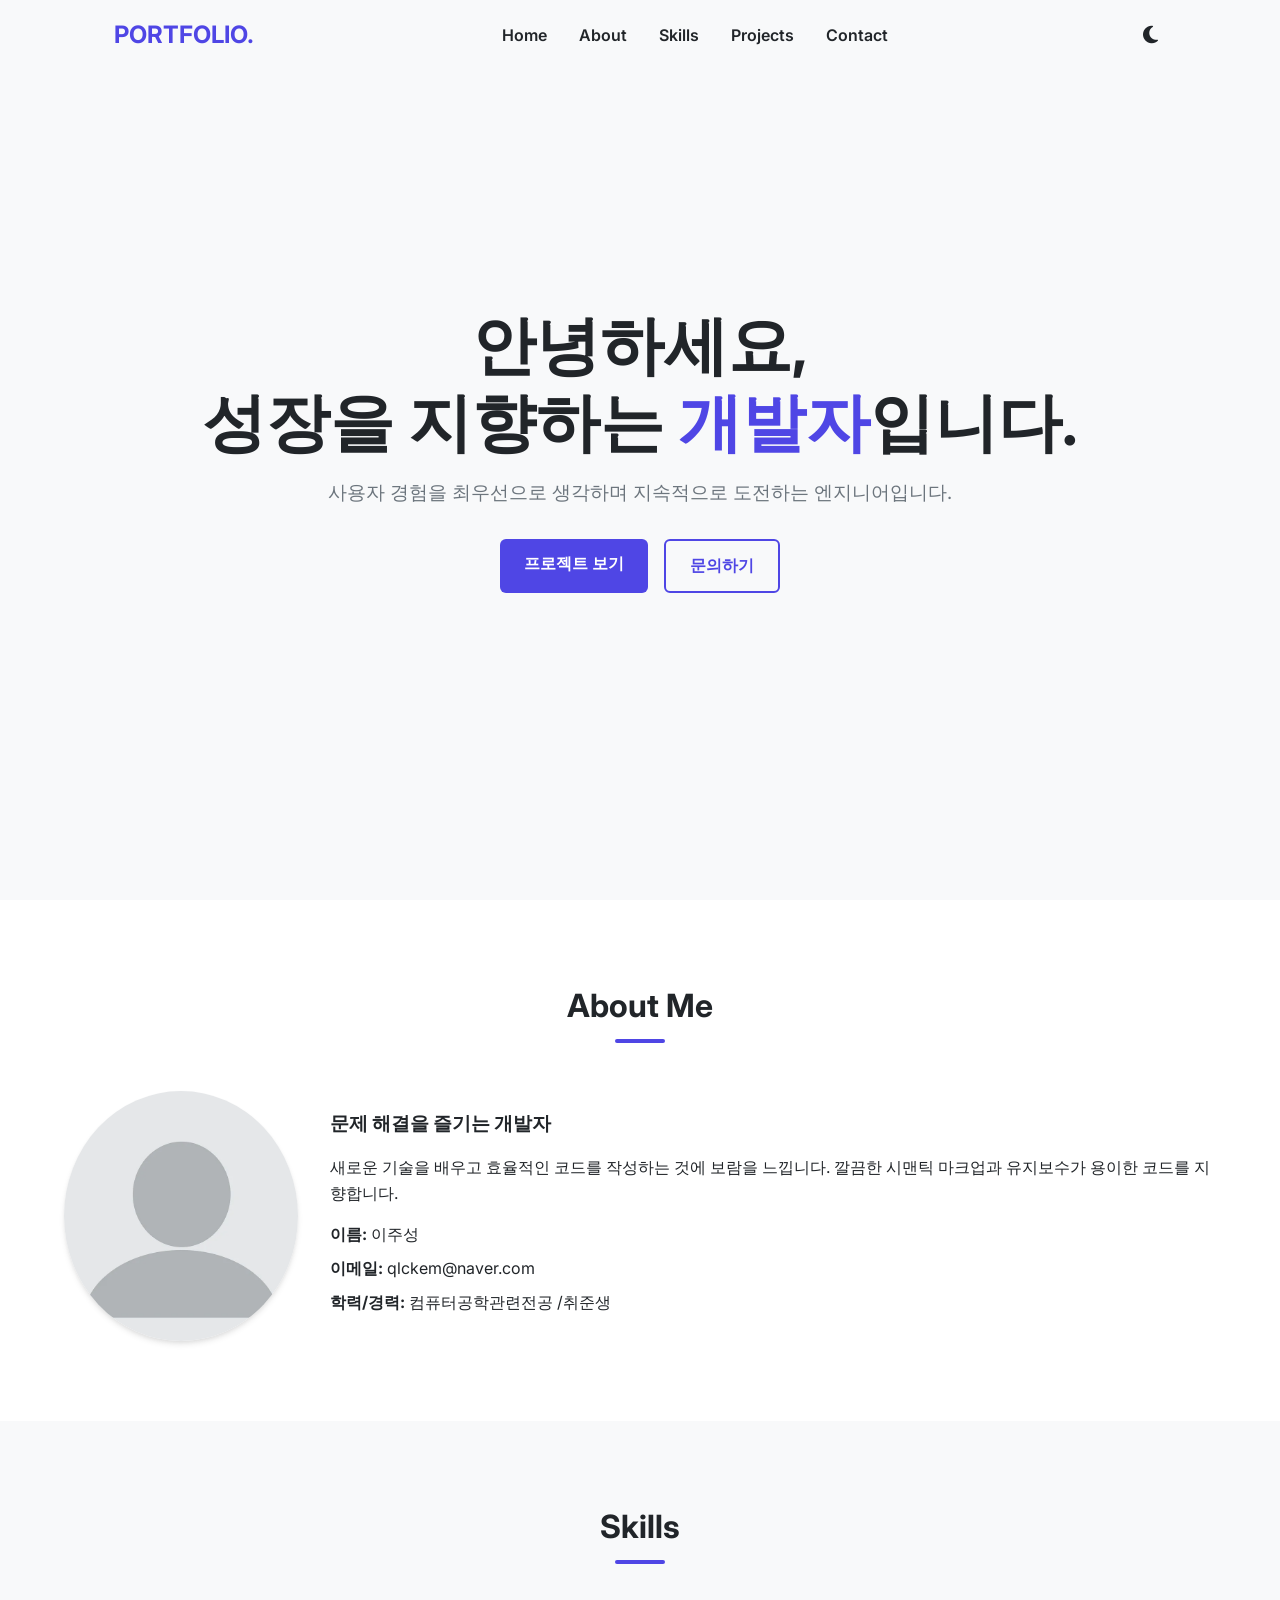
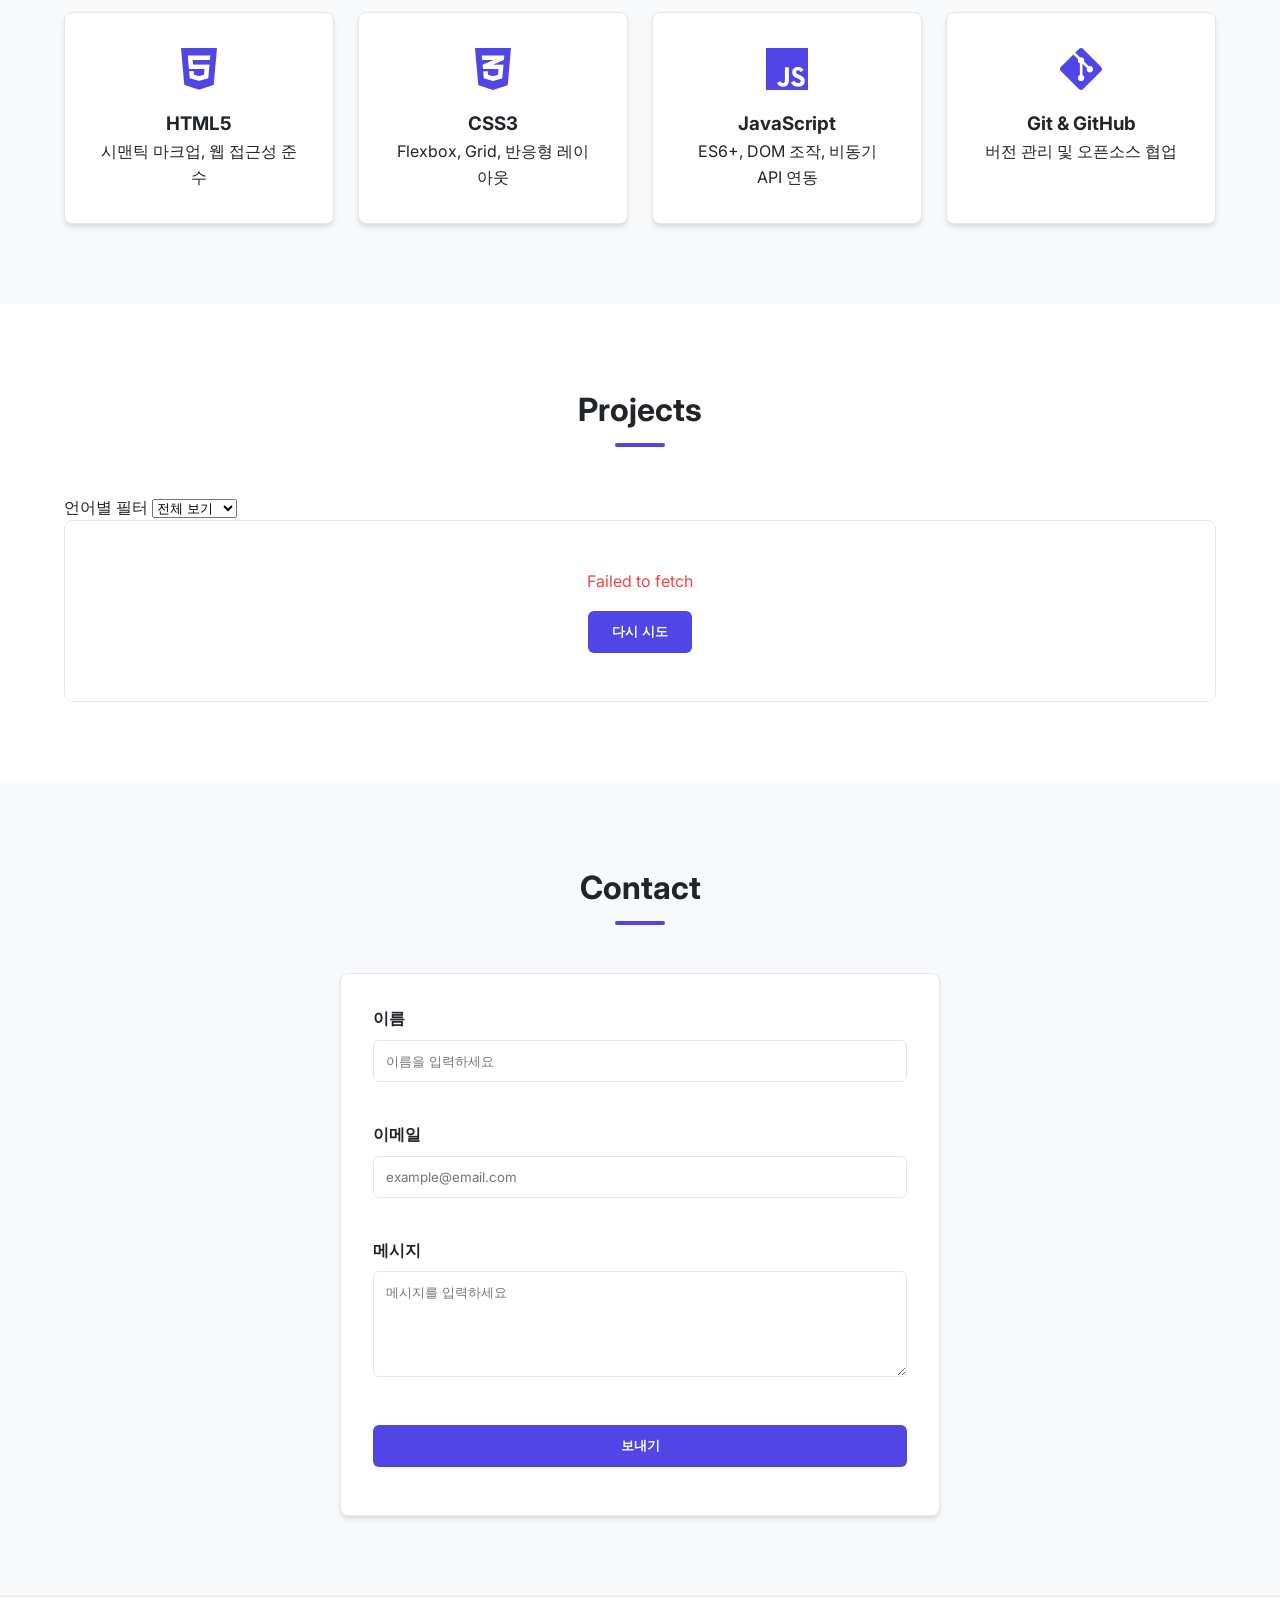
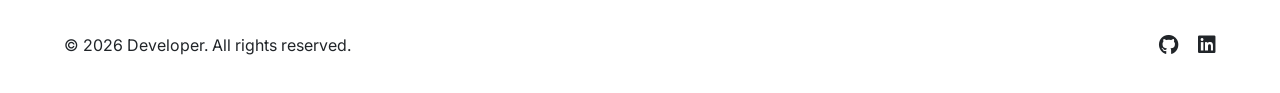
<file: B4-1-task/index.html>
<!DOCTYPE html>
<html lang="ko" data-theme="light">
<head>
  <meta charset="UTF-8">
  <meta name="viewport" content="width=device-width, initial-scale=1.0">
  <title>Developer Portfolio</title>
  <!-- Google Fonts & Font Awesome -->
  <link rel="preconnect" href="https://fonts.googleapis.com">
  <link rel="preconnect" href="https://fonts.gstatic.com" crossorigin>
  <link href="https://fonts.googleapis.com/css2?family=Inter:wght@300;400;600;700&display=swap" rel="stylesheet">
  <link rel="stylesheet" href="https://cdnjs.cloudflare.com/ajax/libs/font-awesome/6.4.0/css/all.min.css">
  
  <link rel="stylesheet" href="css/style.css">
  <script defer src="js/app.js"></script>
</head>
<body>
  <!-- Header / Navigation -->
  <header id="header">
    <div class="nav-container">
      <a href="#" class="logo">PORTFOLIO.</a>
      <nav id="nav-menu">
        <ul class="nav-list">
          <li><a href="#hero" class="nav-link">Home</a></li>
          <li><a href="#about" class="nav-link">About</a></li>
          <li><a href="#skills" class="nav-link">Skills</a></li>
          <li><a href="#projects" class="nav-link">Projects</a></li>
          <li><a href="#contact" class="nav-link">Contact</a></li>
        </ul>
      </nav>
      <div class="nav-actions">
        <button id="theme-toggle" aria-label="다크 모드 토글">
          <i class="fa-solid fa-moon"></i>
        </button>
        <button id="hamburger" aria-label="메뉴 열기/닫기">
          <i class="fa-solid fa-bars"></i>
        </button>
      </div>
    </div>
  </header>

  <main>
    <!-- Hero Section -->
    <section id="hero" class="hero-section">
      <div class="container hero-content animate-on-scroll">
        <h1>안녕하세요,<br>성장을 지향하는 <span class="highlight">개발자</span>입니다.</h1>
        <p>사용자 경험을 최우선으로 생각하며 지속적으로 도전하는 엔지니어입니다.</p>
        <div class="hero-buttons">
          <a href="#projects" class="btn btn-primary">프로젝트 보기</a>
          <a href="#contact" class="btn btn-secondary">문의하기</a>
        </div>
      </div>
    </section>

    <!-- About Section -->
    <section id="about" class="about-section">
      <div class="container animate-on-scroll">
        <h2 class="section-title">About Me</h2>
        <div class="about-grid">
          <div class="about-image">
           <img src="./images/profile.jpg" alt="프로필 이미지" id="profile-img">
          </div>
          <div class="about-text">
            <h3>문제 해결을 즐기는 개발자</h3>
            <p>새로운 기술을 배우고 효율적인 코드를 작성하는 것에 보람을 느낍니다. 깔끔한 시맨틱 마크업과 유지보수가 용이한 코드를 지향합니다.</p>
            <ul class="about-info">
              <li><strong>이름:</strong> 이주성</li>
              <li><strong>이메일:</strong> qlckem@naver.com</li>
              <li><strong>학력/경력:</strong> 컴퓨터공학관련전공 /취준생</li>
            </ul>
          </div>
        </div>
      </div>
    </section>

    <!-- Skills Section -->
    <section id="skills" class="skills-section">
      <div class="container animate-on-scroll">
        <h2 class="section-title">Skills</h2>
        <div class="skills-grid">
          <div class="skill-card">
            <i class="fa-brands fa-html5 skill-icon"></i>
            <h3>HTML5</h3>
            <p>시맨틱 마크업, 웹 접근성 준수</p>
          </div>
          <div class="skill-card">
            <i class="fa-brands fa-css3-alt skill-icon"></i>
            <h3>CSS3</h3>
            <p>Flexbox, Grid, 반응형 레이아웃</p>
          </div>
          <div class="skill-card">
            <i class="fa-brands fa-js skill-icon"></i>
            <h3>JavaScript</h3>
            <p>ES6+, DOM 조작, 비동기 API 연동</p>
          </div>
          <div class="skill-card">
            <i class="fa-brands fa-git-alt skill-icon"></i>
            <h3>Git & GitHub</h3>
            <p>버전 관리 및 오픈소스 협업</p>
          </div>
        </div>
      </div>
    </section>

    <!-- Projects Section -->
    <section id="projects" class="projects-section">
      <div class="container animate-on-scroll">
        <h2 class="section-title">Projects</h2>
        <!-- 언어 필터 드롭다운 UI  -->
        <div class="filter-container">
          <label for="language-filter" class="filter-label">언어별 필터</label>
          <select id="language-filter" class="filter-select">
            <option value="all">전체 보기</option>
            <option value="JavaScript">JavaScript</option>
            <option value="TypeScript">TypeScript</option>
            <option value="HTML">HTML</option>
            <option value="CSS">CSS</option>
            <option value="Python">Python</option>
          </select>
        </div>
        <div id="projects-container">
          <!-- JS에서 동적으로 로딩/성공/에러/빈 상태를 렌더링합니다 -->
        </div>
      </div>
    </section>

    <!-- Contact Section -->
    <section id="contact" class="contact-section">
      <div class="container animate-on-scroll">
        <h2 class="section-title">Contact</h2>
        <form id="contact-form" novalidate>
          <div class="form-group">
            <label for="name">이름</label>
            <input type="text" id="name" name="name" placeholder="이름을 입력하세요">
            <span class="error-message" id="name-error"></span>
          </div>
          <div class="form-group">
            <label for="email">이메일</label>
            <input type="email" id="email" name="email" placeholder="example@email.com">
            <span class="error-message" id="email-error"></span>
          </div>
          <div class="form-group">
            <label for="message">메시지</label>
            <textarea id="message" name="message" rows="5" placeholder="메시지를 입력하세요"></textarea>
            <span class="error-message" id="message-error"></span>
          </div>
          <button type="submit" class="btn btn-primary btn-block">보내기</button>
          <div id="form-success" class="success-message"></div>
        </form>
      </div>
    </section>
  </main>

  <!-- Footer -->
  <footer>
    <div class="container footer-content">
      <p>&copy; 2026 Developer. All rights reserved.</p>
      <div class="social-links">
        <a href="https://github.com" target="_blank" rel="noopener noreferrer" aria-label="GitHub"><i class="fa-brands fa-github"></i></a>
        <a href="https://linkedin.com" target="_blank" rel="noopener noreferrer" aria-label="LinkedIn"><i class="fa-brands fa-linkedin"></i></a>
      </div>
    </div>
  </footer>

  <!-- Scroll To Top Button -->
  <button id="scroll-top" aria-label="페이지 맨 위로 이동">
    <i class="fa-solid fa-arrow-up"></i>
  </button>
</body>
</html>
</file>
<file: B4-1-task/css/style.css>
/* ==========================================================================
   1. CSS 변수 정의 (Design System)
   ========================================================================== */
:root {
  --bg-color: #ffffff;
  --bg-secondary: #f8f9fa;
  --card-bg: #ffffff;
  --text-color: #212529;
  --text-muted: #6c757d;
  --primary-color: #4f46e5;
  --primary-hover: #4338ca;
  --border-color: #e5e7eb;
  --error-color: #ef4444;
  --success-color: #10b981;
  --shadow: 0 4px 6px -1px rgba(0, 0, 0, 0.1), 0 2px 4px -1px rgba(0, 0, 0, 0.06);
  --transition: all 0.3s ease;
  --font-family: 'Inter', sans-serif;
}

[data-theme="dark"] {
  --bg-color: #0f172a;
  --bg-secondary: #1e293b;
  --card-bg: #1e293b;
  --text-color: #f8fafc;
  --text-muted: #94a3b8;
  --border-color: #334155;
  --shadow: 0 4px 6px -1px rgba(0, 0, 0, 0.5);
}

/* ==========================================================================
   2. 리셋 & 기본 스타일
   ========================================================================== */
* {
  margin: 0;
  padding: 0;
  box-sizing: border-box;
}

html {
  scroll-behavior: smooth;
}

body {
  font-family: var(--font-family);
  background-color: var(--bg-color);
  color: var(--text-color);
  line-height: 1.6;
  transition: background-color 0.3s ease, color 0.3s ease;
}

a {
  color: inherit;
  text-decoration: none;
}

ul {
  list-style: none;
}

img {
  max-width: 100%;
  height: auto;
  display: block;
}

.container {
  max-width: 1100px;
  margin: 0 auto;
  padding: 0 1.5rem;
}

section {
  padding: 5rem 0;
}

.section-title {
  font-size: 2rem;
  text-align: center;
  margin-bottom: 3rem;
  position: relative;
}

.section-title::after {
  content: '';
  display: block;
  width: 50px;
  height: 4px;
  background-color: var(--primary-color);
  margin: 0.5rem auto 0;
  border-radius: 2px;
}

/* ==========================================================================
   3. Header & Navigation (Flexbox)
   ========================================================================== */
#header {
  position: fixed;
  top: 0;
  left: 0;
  width: 100%;
  z-index: 1000;
  background-color: transparent;
  transition: var(--transition);
}

#header.scrolled {
  background-color: var(--bg-color);
  box-shadow: var(--shadow);
}

.nav-container {
  max-width: 1100px;
  margin: 0 auto;
  padding: 1rem 1.5rem;
  display: flex;
  justify-content: space-between;
  align-items: center;
}

.logo {
  font-size: 1.5rem;
  font-weight: 700;
  color: var(--primary-color);
}

.nav-list {
  display: flex;
  gap: 2rem;
}

.nav-link {
  font-weight: 600;
  transition: var(--transition);
}

.nav-link:hover {
  color: var(--primary-color);
}

.nav-actions {
  display: flex;
  align-items: center;
  gap: 1rem;
}

#theme-toggle, #hamburger {
  background: none;
  border: none;
  font-size: 1.25rem;
  color: var(--text-color);
  cursor: pointer;
  padding: 0.5rem;
}

#hamburger {
  display: none;
}

/* ==========================================================================
   4. Hero Section
   ========================================================================== */
.hero-section {
  min-height: 100vh;
  display: flex;
  align-items: center;
  justify-content: center;
  text-align: center;
  background-color: var(--bg-secondary);
}

.hero-content h1 {
  font-size: 2.5rem;
  margin-bottom: 1rem;
  line-height: 1.2;
}

.highlight {
  color: var(--primary-color);
}

.hero-content p {
  font-size: 1.2rem;
  color: var(--text-muted);
  margin-bottom: 2rem;
}

.hero-buttons {
  display: flex;
  justify-content: center;
  gap: 1rem;
}

.btn {
  display: inline-block;
  padding: 0.75rem 1.5rem;
  border-radius: 0.375rem;
  font-weight: 600;
  cursor: pointer;
  border: none;
  transition: var(--transition);
}

.btn-primary {
  background-color: var(--primary-color);
  color: #ffffff;
}

.btn-primary:hover {
  background-color: var(--primary-hover);
}

.btn-secondary {
  background-color: transparent;
  border: 2px solid var(--primary-color);
  color: var(--primary-color);
}

.btn-secondary:hover {
  background-color: var(--primary-color);
  color: #ffffff;
}

.btn-block {
  width: 100%;
}

/* ==========================================================================
   5. About Section
   ========================================================================== */
.about-grid {
  display: flex;
  flex-direction: column;
  gap: 2rem;
  align-items: center;
}

.about-image img {
  width: 250px;
  height: 250px;
  border-radius: 50%;
  object-fit: cover;
  box-shadow: var(--shadow);
}

.about-text h3 {
  margin-bottom: 1rem;
}

.about-info {
  margin-top: 1rem;
}

.about-info li {
  margin-bottom: 0.5rem;
}

/* ==========================================================================
   6. Skills Section
   ========================================================================== */
.skills-section {
  background-color: var(--bg-secondary);
}

.skills-grid {
  display: grid;
  grid-template-columns: repeat(auto-fit, minmax(200px, 1fr));
  gap: 1.5rem;
}

.skill-card {
  background-color: var(--card-bg);
  padding: 2rem;
  border-radius: 0.5rem;
  text-align: center;
  box-shadow: var(--shadow);
  border: 1px solid var(--border-color);
  transition: var(--transition);
}

.skill-card:hover {
  transform: translateY(-5px);
}

.skill-icon {
  font-size: 3rem;
  color: var(--primary-color);
  margin-bottom: 1rem;
}

/* ==========================================================================
   7. Projects Section (Grid & Cards)
   ========================================================================== */
.projects-grid {
  display: grid;
  grid-template-columns: repeat(auto-fit, minmax(280px, 1fr));
  gap: 1.5rem;
}

.project-card {
  background-color: var(--card-bg);
  border-radius: 0.5rem;
  padding: 1.5rem;
  border: 1px solid var(--border-color);
  box-shadow: var(--shadow);
  display: flex;
  flex-direction: column;
  justify-content: space-between;
  transition: var(--transition);
}

.project-card:hover {
  transform: translateY(-5px);
}

.project-title {
  font-size: 1.25rem;
  margin-bottom: 0.5rem;
}

.project-desc {
  color: var(--text-muted);
  font-size: 0.95rem;
  margin-bottom: 1rem;
  flex-grow: 1;
}

.project-meta {
  display: flex;
  justify-content: space-between;
  font-size: 0.85rem;
  color: var(--text-muted);
  margin-bottom: 1rem;
}

.project-link {
  color: var(--primary-color);
  font-weight: 600;
}

/* API UI States */
.state-container {
  text-align: center;
  padding: 3rem;
  background-color: var(--card-bg);
  border-radius: 0.5rem;
  border: 1px solid var(--border-color);
}

.spinner {
  width: 40px;
  height: 40px;
  border: 4px solid var(--border-color);
  border-top-color: var(--primary-color);
  border-radius: 50%;
  animation: spin 1s linear infinite;
  margin: 0 auto 1rem;
}

@keyframes spin {
  to { transform: rotate(360deg); }
}

/* ==========================================================================
   8. Contact Section (Form & Validation)
   ========================================================================== */
.contact-section {
  background-color: var(--bg-secondary);
}

#contact-form {
  max-width: 600px;
  margin: 0 auto;
  background-color: var(--card-bg);
  padding: 2rem;
  border-radius: 0.5rem;
  box-shadow: var(--shadow);
  border: 1px solid var(--border-color);
}

.form-group {
  margin-bottom: 1.25rem;
}

.form-group label {
  display: block;
  margin-bottom: 0.5rem;
  font-weight: 600;
}

.form-group input,
.form-group textarea {
  width: 100%;
  padding: 0.75rem;
  border: 1px solid var(--border-color);
  border-radius: 0.375rem;
  background-color: var(--bg-color);
  color: var(--text-color);
  font-family: inherit;
}

.form-group input.invalid,
.form-group textarea.invalid {
  border-color: var(--error-color);
}

.error-message {
  color: var(--error-color);
  font-size: 0.85rem;
  margin-top: 0.25rem;
  display: block;
  min-height: 1.2em;
}

.success-message {
  color: var(--success-color);
  text-align: center;
  margin-top: 1rem;
  font-weight: 600;
}

/* ==========================================================================
   9. Footer & Scroll To Top Button
   ========================================================================== */
footer {
  padding: 2rem 0;
  border-top: 1px solid var(--border-color);
  background-color: var(--bg-color);
}

.footer-content {
  display: flex;
  justify-content: space-between;
  align-items: center;
}

.social-links a {
  font-size: 1.25rem;
  margin-left: 1rem;
  transition: var(--transition);
}

.social-links a:hover {
  color: var(--primary-color);
}

#scroll-top {
  position: fixed;
  bottom: 2rem;
  right: 2rem;
  width: 45px;
  height: 45px;
  border-radius: 50%;
  background-color: var(--primary-color);
  color: #ffffff;
  border: none;
  cursor: pointer;
  opacity: 0;
  visibility: hidden;
  transition: var(--transition);
  box-shadow: var(--shadow);
  z-index: 99;
}

#scroll-top.visible {
  opacity: 1;
  visibility: visible;
}

/* ==========================================================================
   10. Scroll Animation (Intersection Observer)
   ========================================================================== */
.animate-on-scroll {
  opacity: 0;
  transform: translateY(30px);
  transition: opacity 0.6s ease-out, transform 0.6s ease-out;
}

.animate-on-scroll.show {
  opacity: 1;
  transform: translateY(0);
}

/* ==========================================================================
   11. 반응형 Media Queries (Mobile First)
   ========================================================================== */
/* Tablet (768px 이상) */
@media (min-width: 768px) {
  .hero-content h1 {
    font-size: 3.5rem;
  }
  
  .about-grid {
    flex-direction: row;
  }
}
/* desktop (1024px 이상) */
@media (min-width: 1024px) {
  /* 큰 화면에서 폰트 크기를 살짝 더 키워 시원하게 표시 */
  .hero-content h1 {
    font-size: 4rem;
  }

  /* 대형 모니터에서 본문이 좌우로 너무 벌어지지 않도록 너비 제한 */
  .container {
    max-width: 1200px;
    margin: 0 auto;
  }
}

/* Mobile (767px 이하) */
@media (max-width: 767px) {
  #hamburger {
    display: block;
  }

  #nav-menu {
    position: absolute;
    top: 100%;
    left: 0;
    width: 100%;
    background-color: var(--card-bg);
    border-bottom: 1px solid var(--border-color);
    padding: 1rem 0;
    display: none;
    box-shadow: var(--shadow);
  }

  #nav-menu.active {
    display: block;
  }

  .nav-list {
    flex-direction: column;
    align-items: center;
    gap: 1rem;
  }

  .footer-content {
    flex-direction: column;
    gap: 1rem;
    text-align: center;
  }

  .social-links a {
    margin: 0 0.5rem;
  }
  /* 필터 컨테이너 및 라벨/선택창 스타일 확정 */
.filter-container {
  display: flex;
  align-items: center;
  justify-content: center; /* 또는 flex-end (오른쪽 정렬) */
  gap: 0.75rem;
  margin-top: 1rem;
  margin-bottom: 2rem;
}

.filter-label {
  font-size: 0.95rem;
  font-weight: 500;
  color: #333333; /* 다크모드 대응 시 var(--text-color) */
}

.filter-select {
  padding: 0.5rem 1rem;
  font-size: 0.9rem;
  border: 1px solid #ddd; /* 다크모드 대응 시 var(--border-color) */
  border-radius: 0.375rem;
  background-color: #ffffff; /* 다크모드 대응 시 var(--bg-color) */
  color: #333333; /* 다크모드 대응 시 var(--text-color) */
  cursor: pointer;
}
}
</file>
